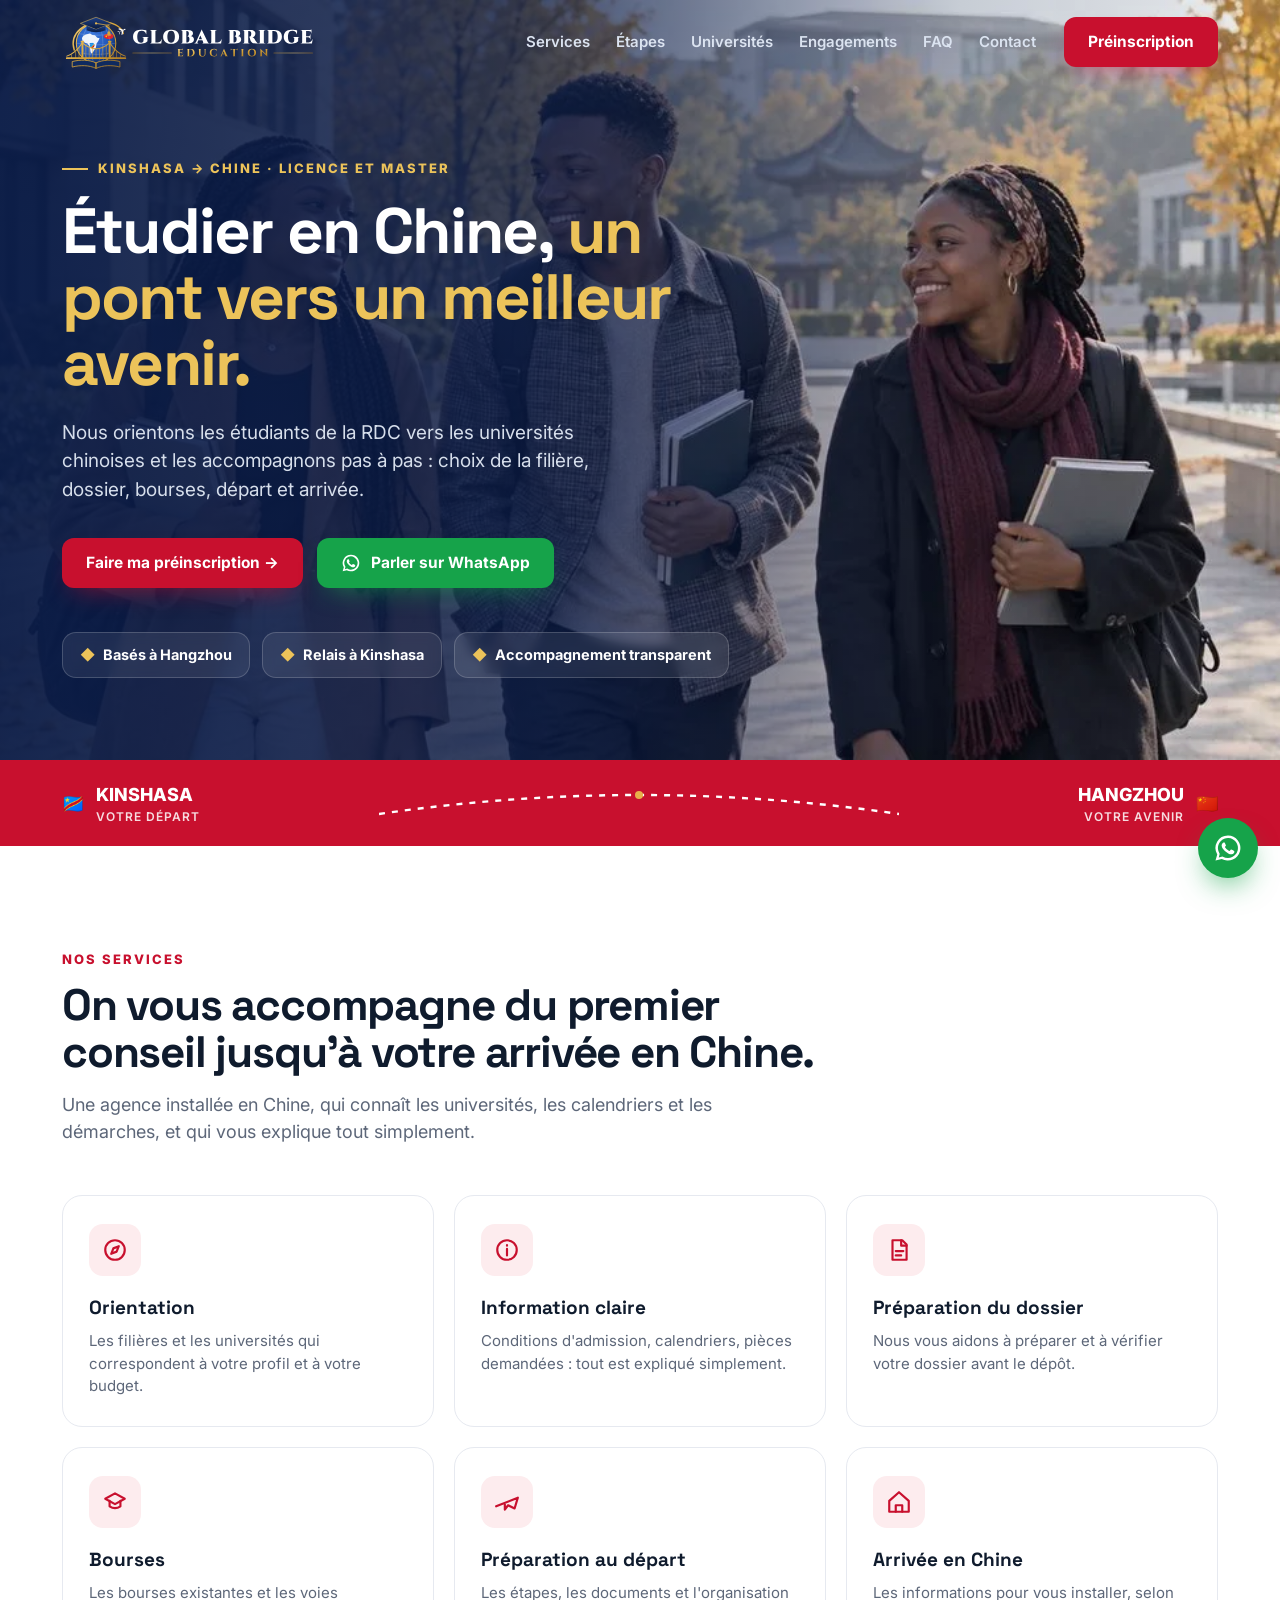
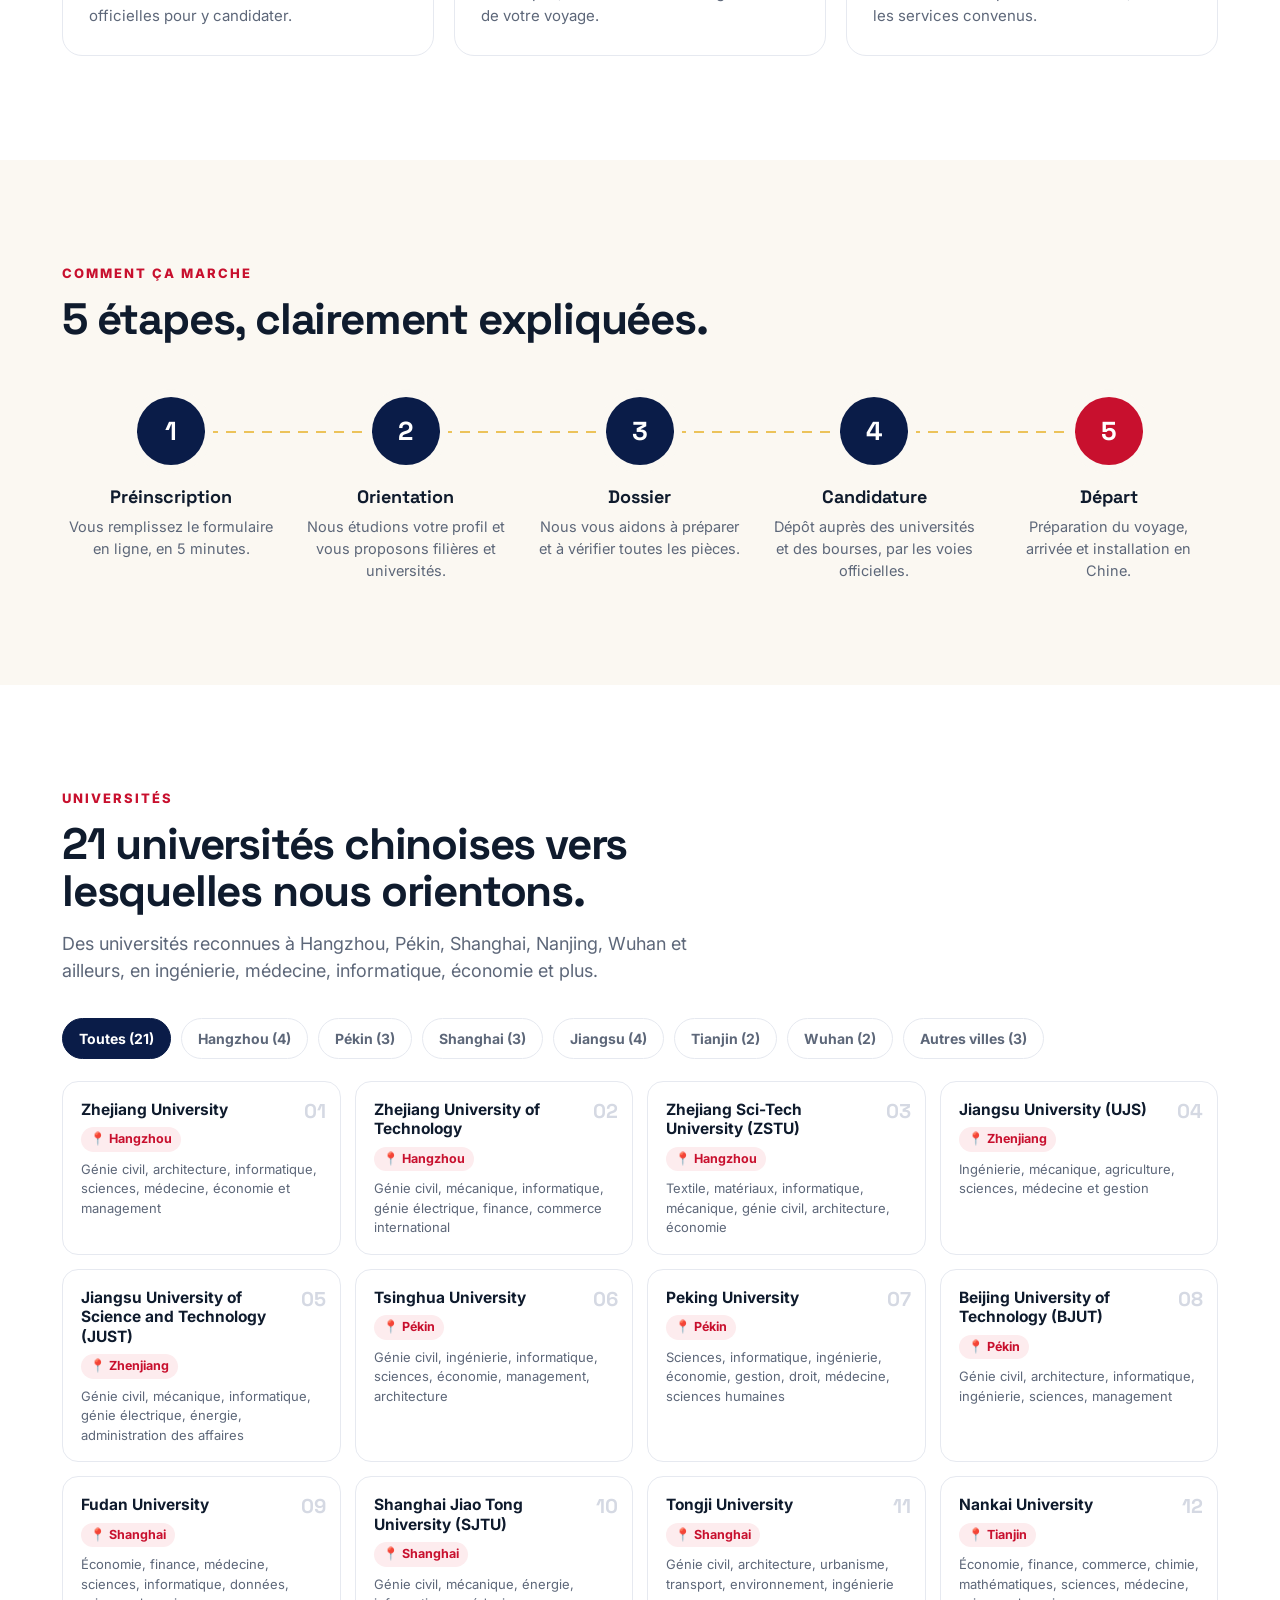
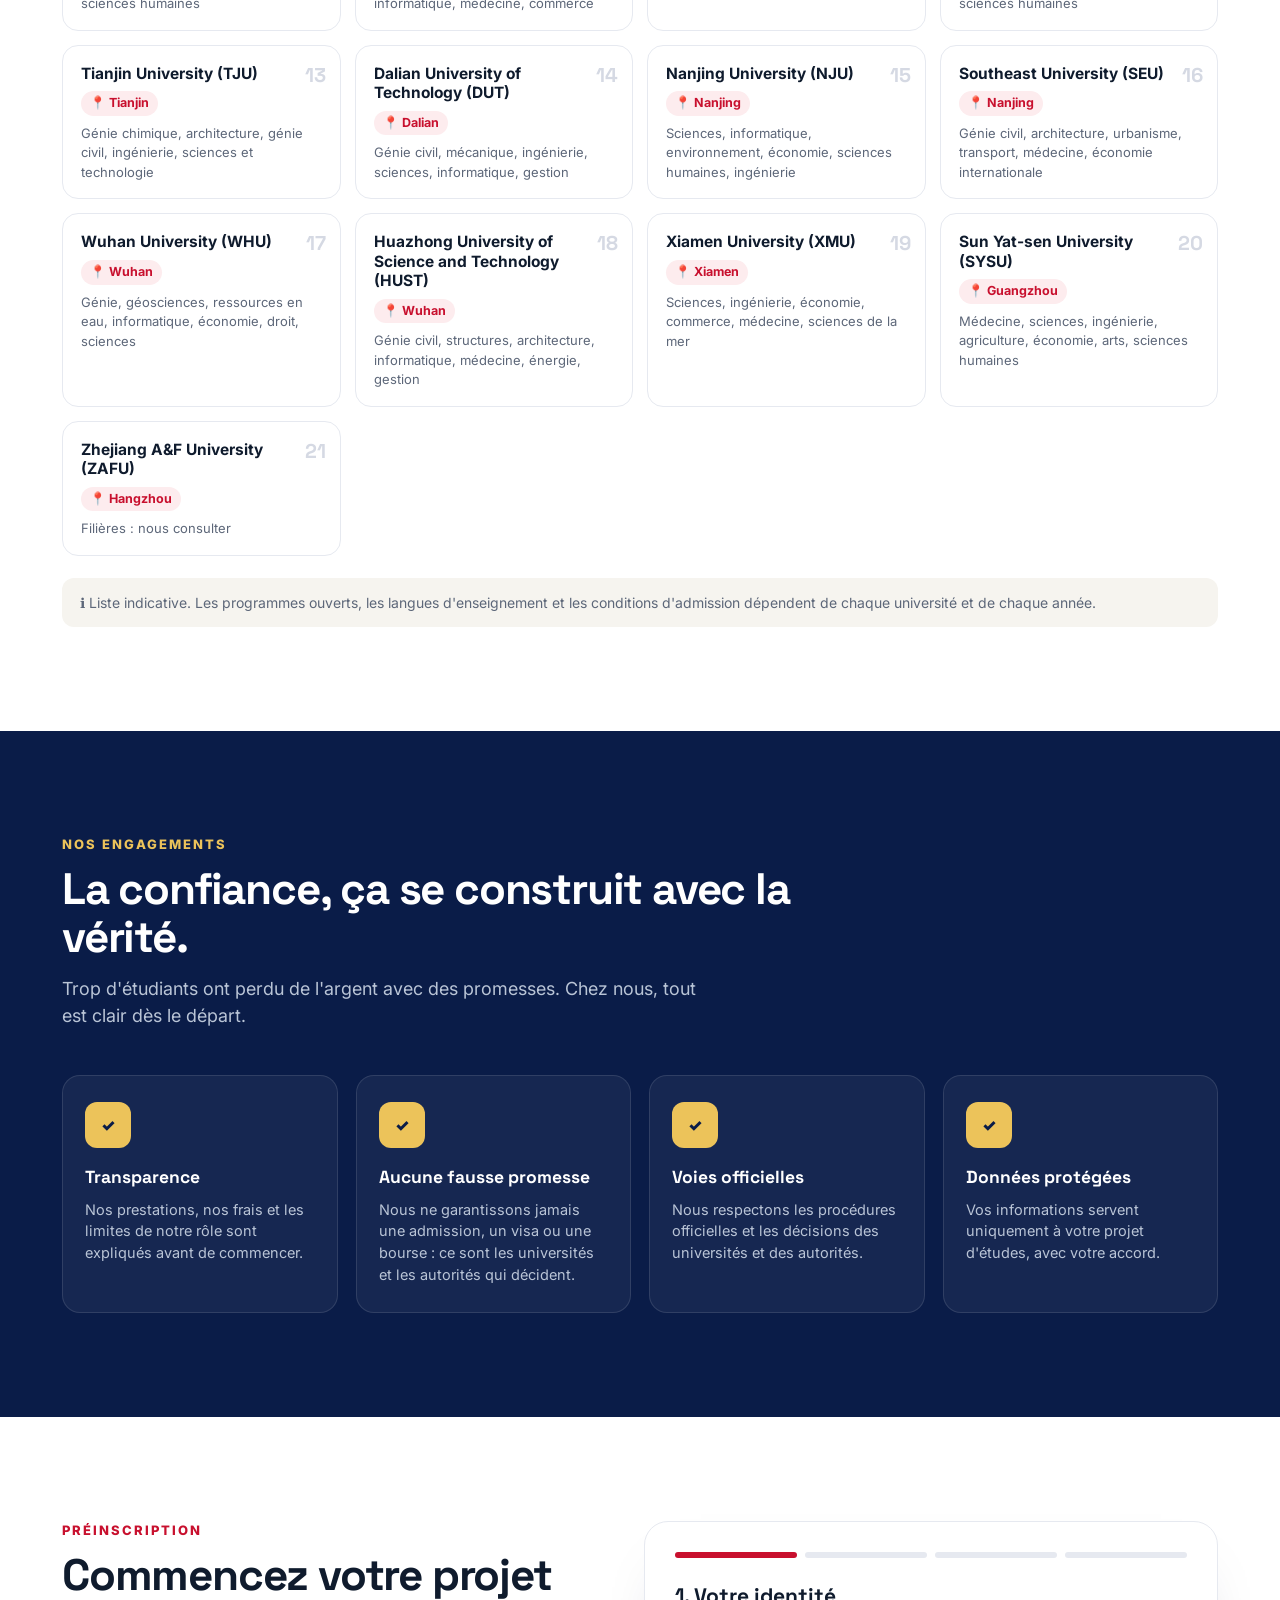
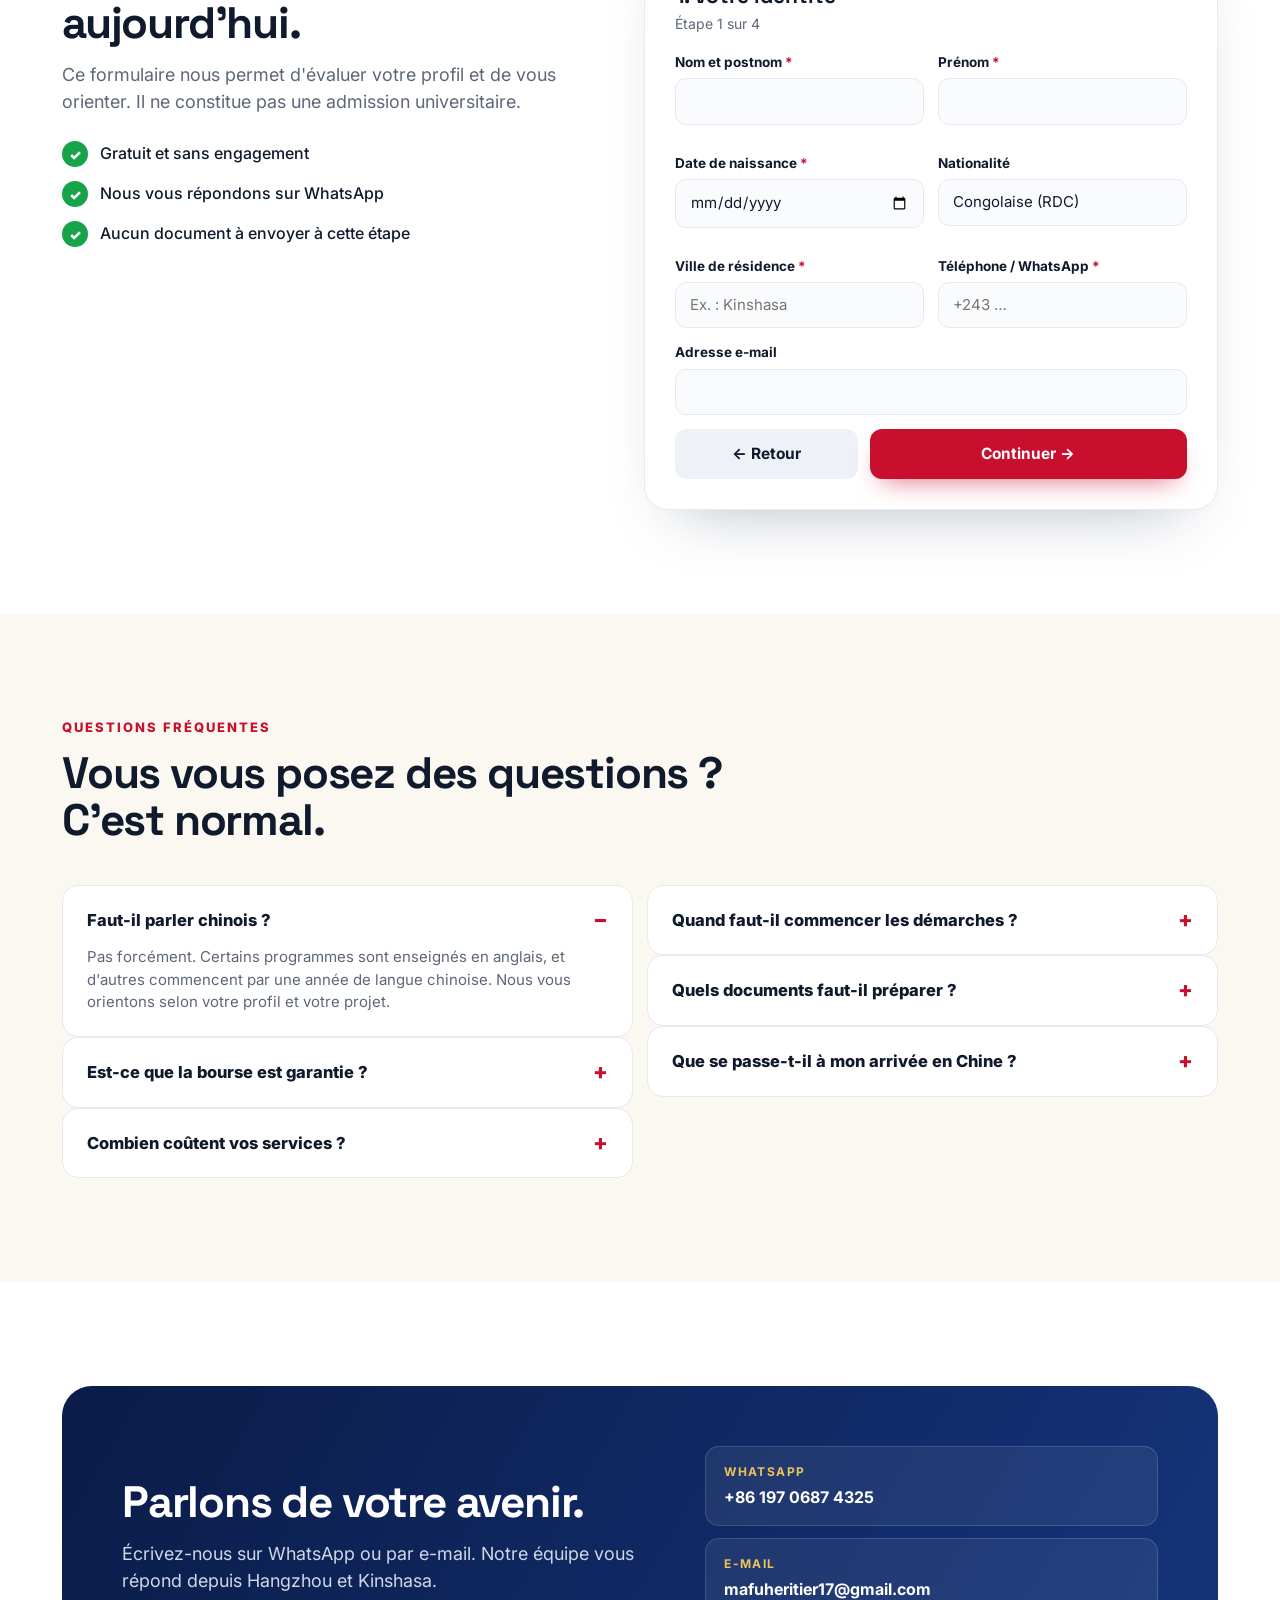
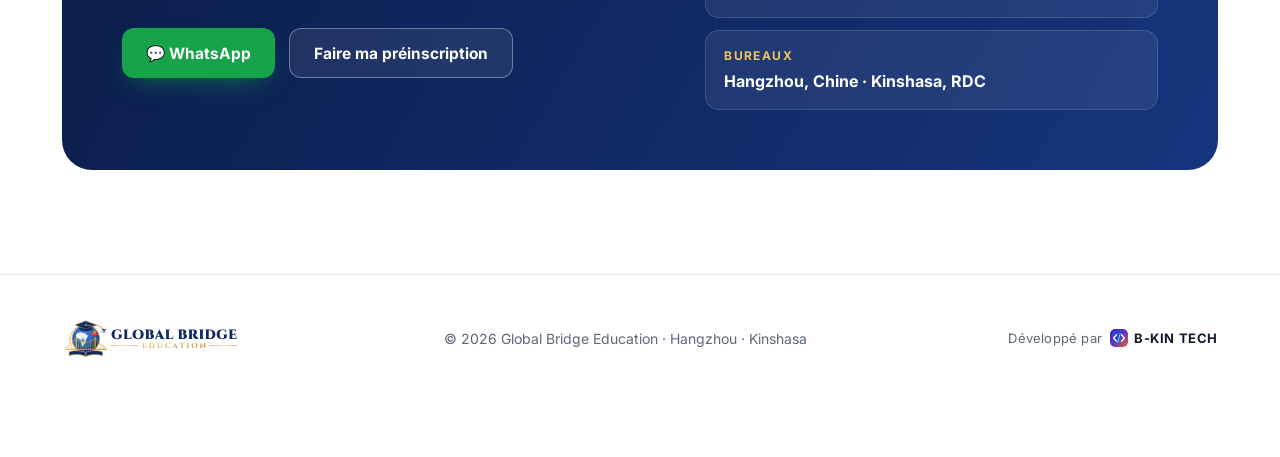
<file: global-bridge-education-site/index.html>
<!doctype html>
<html lang="fr">
<head>
<meta charset="utf-8">
<meta name="viewport" content="width=device-width,initial-scale=1">
<title>Global Bridge Education · Étudier en Chine depuis la RDC</title>
<meta name="description" content="Global Bridge Education oriente et accompagne les étudiants de la RDC qui veulent étudier en Chine : choix de la filière, dossier, bourses, départ et arrivée. Hangzhou · Kinshasa.">
<meta name="theme-color" content="#0a1c48">
<link rel="canonical" href="https://www.worldbridge-education.com/">
<meta property="og:url" content="https://www.worldbridge-education.com/">
<link rel="icon" href="assets/img/favicon.svg" type="image/svg+xml">
<link rel="apple-touch-icon" href="assets/img/icone-180.png">
<meta property="og:type" content="website">
<meta property="og:title" content="Global Bridge Education · Étudier en Chine, un pont vers un meilleur avenir">
<meta property="og:description" content="Orientation, dossier, bourses et départ : on accompagne les étudiants de la RDC vers les universités chinoises.">
<meta property="og:image" content="https://www.worldbridge-education.com/assets/img/og.jpg">
<meta property="og:locale" content="fr_FR">
<meta name="twitter:card" content="summary_large_image">
<link rel="preconnect" href="https://fonts.googleapis.com">
<link rel="preconnect" href="https://fonts.gstatic.com" crossorigin>
<link href="https://fonts.googleapis.com/css2?family=Cinzel:wght@700;900&family=Inter:wght@400;500;600;700;800&family=Space+Grotesk:wght@500;700&display=swap" rel="stylesheet">
<link rel="stylesheet" href="assets/css/style.css">
<script type="application/ld+json">
{"@context":"https://schema.org","@type":"EducationalOrganization","name":"Global Bridge Education","slogan":"Étudier en Chine, un pont vers un meilleur avenir","url":"https://www.worldbridge-education.com/","email":"mafuheritier17@gmail.com","telephone":"+8619706874325","founder":{"@type":"Person","name":"Mafu Mvuama Heritier"},"areaServed":"CD","address":[{"@type":"PostalAddress","addressLocality":"Hangzhou","addressCountry":"CN"},{"@type":"PostalAddress","addressLocality":"Kinshasa","addressCountry":"CD"}]}
</script>
</head>
<body>

<header class="nav" id="nav">
  <div class="wrap">
    <a class="logo" href="#top"><img src="assets/img/logo-horizontal-blanc.svg" alt="Global Bridge Education" class="logo__img"></a>
    <nav class="nav__links" aria-label="Menu principal">
      <a href="#services">Services</a><a href="#etapes">Étapes</a><a href="#universites">Universités</a><a href="#engagements">Engagements</a><a href="#faq">FAQ</a><a href="#contact">Contact</a>
    </nav>
    <a class="btn" href="#preinscription">Préinscription</a>
    <button class="nav__burger" id="burger" aria-label="Ouvrir le menu" aria-expanded="false" aria-controls="drawer"><svg viewBox="0 0 24 24" fill="none" stroke="#fff" stroke-width="2.4" stroke-linecap="round"><path d="M4 7h16M4 12h16M4 17h16"/></svg></button>
  </div>
</header>

<div class="drawer" id="drawer" role="dialog" aria-modal="true" aria-label="Menu">
  <div class="drawer__top"><span class="logo"><img src="assets/img/logo-horizontal-blanc.svg" alt="Global Bridge Education" class="logo__img"></span>
  <button class="nav__burger" style="display:flex" id="close" aria-label="Fermer le menu"><svg viewBox="0 0 24 24" fill="none" stroke="#fff" stroke-width="2.4" stroke-linecap="round"><path d="M6 6l12 12M18 6L6 18"/></svg></button></div>
  <nav aria-label="Menu mobile">
    <a href="#services">Services</a><a href="#etapes">Étapes</a><a href="#universites">Universités</a><a href="#engagements">Engagements</a><a href="#faq">FAQ</a><a href="#contact">Contact</a>
  </nav>
  <a class="btn" href="#preinscription">Faire ma préinscription</a>
  <a class="btn btn--wa js-wa" href="#" target="_blank" rel="noopener">Parler sur WhatsApp</a>
</div>

<main id="top">
<div class="hero">
  <picture><source srcset="assets/img/hero.webp" type="image/webp"><img src="assets/img/hero.jpg" alt="Étudiants congolais sur un campus universitaire en Chine" width="1024" height="576" fetchpriority="high"></picture>
  <div class="wrap">
    <p class="eyebrow">Kinshasa → Chine · Licence et Master</p>
    <h1>Étudier en Chine, <em>un pont vers un meilleur avenir.</em></h1>
    <p class="hero__lead">Nous orientons les étudiants de la RDC vers les universités chinoises et les accompagnons pas à pas : choix de la filière, dossier, bourses, départ et arrivée.</p>
    <div class="cta">
      <a class="btn" href="#preinscription">Faire ma préinscription →</a>
      <a class="btn btn--wa js-wa" href="#" target="_blank" rel="noopener"><svg viewBox="0 0 24 24" fill="#fff" aria-hidden="true"><use href="#i-wa"/></svg>Parler sur WhatsApp</a>
    </div>
    <ul class="facts"><li>Basés à Hangzhou</li><li>Relais à Kinshasa</li><li>Accompagnement transparent</li></ul>
  </div>
</div>

<div class="band" aria-hidden="true"><div class="wrap">
  <div class="band__city">🇨🇩<div>KINSHASA<small>VOTRE DÉPART</small></div></div>
  <svg viewBox="0 0 520 30" preserveAspectRatio="none"><path d="M0 26 Q260 -12 520 26" fill="none" stroke="#fff" stroke-width="2.4" stroke-dasharray="6 7"/><circle cx="260" cy="7" r="4" fill="#e8b04a"/></svg>
  <div class="band__city" style="text-align:right"><div>HANGZHOU<small>VOTRE AVENIR</small></div>🇨🇳</div>
</div></div>

<section id="services"><div class="wrap">
  <p class="kicker">Nos services</p>
  <h2 class="h2 reveal">On vous accompagne du premier conseil jusqu'à votre arrivée en Chine.</h2>
  <p class="sub">Une agence installée en Chine, qui connaît les universités, les calendriers et les démarches, et qui vous explique tout simplement.</p>
  <div class="grid3" id="services-list"></div>
</div></section>

<section class="steps" id="etapes"><div class="wrap">
  <p class="kicker">Comment ça marche</p>
  <h2 class="h2 reveal">5 étapes, clairement expliquées.</h2>
  <ol class="steps__list">
    <li class="step"><h3>Préinscription</h3><p>Vous remplissez le formulaire en ligne, en 5 minutes.</p></li>
    <li class="step"><h3>Orientation</h3><p>Nous étudions votre profil et vous proposons filières et universités.</p></li>
    <li class="step"><h3>Dossier</h3><p>Nous vous aidons à préparer et à vérifier toutes les pièces.</p></li>
    <li class="step"><h3>Candidature</h3><p>Dépôt auprès des universités et des bourses, par les voies officielles.</p></li>
    <li class="step"><h3>Départ</h3><p>Préparation du voyage, arrivée et installation en Chine.</p></li>
  </ol>
</div></section>

<section id="universites"><div class="wrap">
  <p class="kicker">Universités</p>
  <h2 class="h2 reveal">21 universités chinoises vers lesquelles nous orientons.</h2>
  <p class="sub">Des universités reconnues à Hangzhou, Pékin, Shanghai, Nanjing, Wuhan et ailleurs, en ingénierie, médecine, informatique, économie et plus.</p>
  <div class="filters" id="filters" role="group" aria-label="Filtrer par ville"></div>
  <ul class="unis" id="unis-list" aria-live="polite"></ul>
  <p class="note">ℹ️ Liste indicative. Les programmes ouverts, les langues d'enseignement et les conditions d'admission dépendent de chaque université et de chaque année.</p>
</div></section>

<section class="commit" id="engagements"><div class="wrap">
  <p class="kicker">Nos engagements</p>
  <h2 class="h2 reveal" style="color:#fff">La confiance, ça se construit avec la vérité.</h2>
  <p class="sub">Trop d'étudiants ont perdu de l'argent avec des promesses. Chez nous, tout est clair dès le départ.</p>
  <div class="grid4">
    <div class="pledge"><span class="pledge__ic">✓</span><h3>Transparence</h3><p>Nos prestations, nos frais et les limites de notre rôle sont expliqués avant de commencer.</p></div>
    <div class="pledge"><span class="pledge__ic">✓</span><h3>Aucune fausse promesse</h3><p>Nous ne garantissons jamais une admission, un visa ou une bourse : ce sont les universités et les autorités qui décident.</p></div>
    <div class="pledge"><span class="pledge__ic">✓</span><h3>Voies officielles</h3><p>Nous respectons les procédures officielles et les décisions des universités et des autorités.</p></div>
    <div class="pledge"><span class="pledge__ic">✓</span><h3>Données protégées</h3><p>Vos informations servent uniquement à votre projet d'études, avec votre accord.</p></div>
  </div>
</div></section>

<section class="pre" id="preinscription"><div class="wrap">
  <div>
    <p class="kicker">Préinscription</p>
    <h2 class="h2 reveal">Commencez votre projet aujourd'hui.</h2>
    <p class="sub">Ce formulaire nous permet d'évaluer votre profil et de vous orienter. Il ne constitue pas une admission universitaire.</p>
    <ul class="checks"><li>Gratuit et sans engagement</li><li>Nous vous répondons sur WhatsApp</li><li>Aucun document à envoyer à cette étape</li></ul>
  </div>

  <form class="form" id="form" novalidate>
    <div class="form__prog" aria-hidden="true"><span class="is-done"></span><span></span><span></span><span></span></div>

    <fieldset class="form__step is-active" data-step="1">
      <legend>1. Votre identité</legend><p class="form__hint">Étape 1 sur 4</p>
      <div class="f2">
        <div class="field"><label for="nom">Nom et postnom <span>*</span></label><input id="nom" name="Nom et postnom" required autocomplete="family-name"><p class="err">Champ obligatoire</p></div>
        <div class="field"><label for="prenom">Prénom <span>*</span></label><input id="prenom" name="Prénom" required autocomplete="given-name"><p class="err">Champ obligatoire</p></div>
        <div class="field"><label for="naissance">Date de naissance <span>*</span></label><input id="naissance" name="Date de naissance" type="date" required><p class="err">Champ obligatoire</p></div>
        <div class="field"><label for="nationalite">Nationalité</label><input id="nationalite" name="Nationalité" value="Congolaise (RDC)"></div>
        <div class="field"><label for="ville">Ville de résidence <span>*</span></label><input id="ville" name="Ville de résidence" required placeholder="Ex. : Kinshasa"><p class="err">Champ obligatoire</p></div>
        <div class="field"><label for="tel">Téléphone / WhatsApp <span>*</span></label><input id="tel" name="Téléphone / WhatsApp" type="tel" required placeholder="+243 …" autocomplete="tel"><p class="err">Numéro obligatoire</p></div>
      </div>
      <div class="field"><label for="email">Adresse e-mail</label><input id="email" name="E-mail" type="email" autocomplete="email"><p class="err">Adresse e-mail invalide</p></div>
    </fieldset>

    <fieldset class="form__step" data-step="2">
      <legend>2. Votre parcours</legend><p class="form__hint">Étape 2 sur 4</p>
      <div class="f2">
        <div class="field"><label for="diplome">Dernier diplôme obtenu <span>*</span></label><input id="diplome" name="Dernier diplôme" required placeholder="Ex. : Diplôme d'État"><p class="err">Champ obligatoire</p></div>
        <div class="field"><label for="annee">Année d'obtention</label><input id="annee" name="Année d'obtention" inputmode="numeric" placeholder="Ex. : 2025"></div>
      </div>
      <div class="field"><label for="etab">Établissement fréquenté</label><input id="etab" name="Établissement"></div>
      <div class="field"><label for="domaine">Domaine / filière souhaité(e) <span>*</span></label><input id="domaine" name="Domaine souhaité" required placeholder="Ex. : génie civil, informatique, médecine…"><p class="err">Champ obligatoire</p></div>
      <div class="field"><span class="lab">Niveau demandé <span style="color:var(--red)">*</span></span>
        <div class="chips"><label><input type="radio" name="Niveau" value="Licence (Bachelor)" required checked><span>Licence (Bachelor)</span></label><label><input type="radio" name="Niveau" value="Master"><span>Master</span></label></div></div>
      <div class="field"><label for="moyenne">Moyenne / résultats (si disponibles)</label><input id="moyenne" name="Moyenne"></div>
    </fieldset>

    <fieldset class="form__step" data-step="3">
      <legend>3. Votre projet</legend><p class="form__hint">Étape 3 sur 4</p>
      <div class="field"><label for="pourquoi">Pourquoi souhaitez-vous étudier en Chine ?</label><textarea id="pourquoi" name="Pourquoi la Chine"></textarea></div>
      <div class="field"><label for="univ">Ville ou université souhaitée (si connue)</label><input id="univ" name="Ville ou université souhaitée"></div>
      <div class="field"><span class="lab">Langue du programme</span>
        <div class="chips"><label><input type="radio" name="Langue" value="Français"><span>Français</span></label><label><input type="radio" name="Langue" value="Anglais"><span>Anglais</span></label><label><input type="radio" name="Langue" value="Chinois"><span>Chinois</span></label><label><input type="radio" name="Langue" value="À discuter" checked><span>À discuter</span></label></div></div>
      <div class="f2">
        <div class="field"><span class="lab">Passeport valide ?</span><div class="chips"><label><input type="radio" name="Passeport valide" value="Oui"><span>Oui</span></label><label><input type="radio" name="Passeport valide" value="Non" checked><span>Non</span></label></div></div>
        <div class="field"><span class="lab">Informé(e) des bourses ?</span><div class="chips"><label><input type="radio" name="Infos bourses" value="Oui" checked><span>Oui</span></label><label><input type="radio" name="Infos bourses" value="Non"><span>Non</span></label></div></div>
      </div>
    </fieldset>

    <fieldset class="form__step" data-step="4">
      <legend>4. Financement et calendrier</legend><p class="form__hint">Étape 4 sur 4</p>
      <div class="field"><span class="lab">Mode de financement envisagé</span>
        <div class="chips"><label><input type="radio" name="Financement" value="Personnel / familial"><span>Personnel / familial</span></label><label><input type="radio" name="Financement" value="Bourse"><span>Bourse</span></label><label><input type="radio" name="Financement" value="À déterminer" checked><span>À déterminer</span></label></div></div>
      <div class="f2">
        <div class="field"><label for="budget">Budget annuel estimatif</label><input id="budget" name="Budget annuel" placeholder="Ex. : 3 000 $"></div>
        <div class="field"><label for="periode">Période d'entrée souhaitée</label><input id="periode" name="Période d'entrée" placeholder="Ex. : septembre 2027"></div>
      </div>
      <div class="field"><label for="contact2">Personne de contact (facultatif)</label><input id="contact2" name="Personne de contact"></div>
      <label class="consent"><input type="checkbox" id="consent" required> <span>J'autorise Global Bridge Education à utiliser les informations fournies uniquement pour l'évaluation de mon projet d'études et les démarches que j'aurai expressément acceptées.</span></label>
      <p class="err" id="consent-err" style="display:none;color:var(--red);font-size:13px;font-weight:600;margin:-8px 0 12px">Merci de cocher le consentement pour continuer.</p>
    </fieldset>

    <div class="form__nav" id="form-nav">
      <button type="button" class="btn btn--light" id="prev" hidden>← Retour</button>
      <button type="button" class="btn btn--next" id="next">Continuer →</button>
    </div>

    <div class="form__done" id="done" hidden>
      <div class="ok">✓</div>
      <h3>Merci, votre préinscription est prête !</h3>
      <p>WhatsApp s'ouvre avec votre fiche complète : il vous suffit d'appuyer sur « Envoyer ». Si rien ne s'ouvre, utilisez le bouton ci-dessous.</p>
      <a class="btn btn--wa" id="done-wa" href="#" target="_blank" rel="noopener">Envoyer sur WhatsApp</a>
    </div>
  </form>
</div></section>

<section class="faq" id="faq"><div class="wrap">
  <p class="kicker">Questions fréquentes</p>
  <h2 class="h2 reveal">Vous vous posez des questions ? C'est normal.</h2>
  <div class="faq__list">
    <div>
      <details open><summary>Faut-il parler chinois ?</summary><p>Pas forcément. Certains programmes sont enseignés en anglais, et d'autres commencent par une année de langue chinoise. Nous vous orientons selon votre profil et votre projet.</p></details>
      <details><summary>Est-ce que la bourse est garantie ?</summary><p>Non. Les bourses sont attribuées par les universités et les autorités compétentes. Nous vous informons sur les bourses existantes et les voies officielles, et nous vous aidons à préparer un dossier solide.</p></details>
      <details><summary>Combien coûtent vos services ?</summary><p>La préinscription est gratuite. Le prix de nos prestations dépend des services que vous choisissez : il vous est communiqué clairement, avant tout engagement.</p></details>
    </div>
    <div>
      <details><summary>Quand faut-il commencer les démarches ?</summary><p>Le plus tôt possible : plusieurs mois avant la rentrée. Les calendriers changent selon les universités et les programmes, nous vous donnons les dates exactes après l'orientation.</p></details>
      <details><summary>Quels documents faut-il préparer ?</summary><p>En général : passeport, diplômes et relevés de notes, photos, CV et lettre de motivation, plus les autres pièces demandées par l'université. Inutile de les envoyer avec la préinscription.</p></details>
      <details><summary>Que se passe-t-il à mon arrivée en Chine ?</summary><p>Selon les services convenus, nous vous donnons les informations pour l'arrivée et l'installation : accueil, logement, premières démarches sur place.</p></details>
    </div>
  </div>
</div></section>

<section id="contact"><div class="wrap"><div class="contact__box">
  <div>
    <h2 class="h2">Parlons de votre avenir.</h2>
    <p>Écrivez-nous sur WhatsApp ou par e-mail. Notre équipe vous répond depuis Hangzhou et Kinshasa.</p>
    <div class="cta"><a class="btn btn--wa js-wa" href="#" target="_blank" rel="noopener">💬 WhatsApp</a><a class="btn btn--ghost" href="#preinscription">Faire ma préinscription</a></div>
  </div>
  <ul class="contact__list">
    <li><a class="js-wa" href="#" target="_blank" rel="noopener"><small>WHATSAPP</small><span class="js-wa-label"></span></a></li>
    <li><a class="js-mail" href="#"><small>E-MAIL</small><span class="js-mail-label"></span></a></li>
    <li><div><small>BUREAUX</small>Hangzhou, Chine · Kinshasa, RDC</div></li>
  </ul>
</div></div></section>
</main>

<footer><div class="wrap"><img src="assets/img/logo-horizontal.svg" alt="Global Bridge Education" style="height:46px;width:auto"><span>© <span id="year">2026</span> Global Bridge Education · Hangzhou · Kinshasa</span><span class="dev">Développé par <img src="assets/img/bkin-tech.svg" alt="" width="18" height="18"><b>B-KIN TECH</b></span></div></footer>

<a class="wa-fab js-wa" href="#" target="_blank" rel="noopener" aria-label="Nous écrire sur WhatsApp"><svg viewBox="0 0 24 24" fill="#fff"><use href="#i-wa"/></svg></a>

<svg width="0" height="0" style="position:absolute" aria-hidden="true"><symbol id="i-wa" viewBox="0 0 24 24"><path d="M12 2a10 10 0 0 0-8.6 15.1L2 22l5-1.3A10 10 0 1 0 12 2zm0 18a8 8 0 0 1-4.1-1.1l-.3-.2-3 .8.8-2.9-.2-.3A8 8 0 1 1 12 20zm4.4-6c-.2-.1-1.4-.7-1.7-.8-.2-.1-.4-.1-.5.1l-.8.9c-.1.2-.3.2-.5.1a6.6 6.6 0 0 1-3.3-2.9c-.2-.4.2-.4.7-1.2.1-.2 0-.3 0-.4l-.8-1.8c-.2-.5-.4-.4-.5-.4h-.5a.9.9 0 0 0-.7.3 2.8 2.8 0 0 0-.9 2.1 4.9 4.9 0 0 0 1 2.6 11.2 11.2 0 0 0 4.3 3.8c1.6.7 2.2.7 3 .6a2.6 2.6 0 0 0 1.7-1.2 2.1 2.1 0 0 0 .2-1.2c-.1-.1-.3-.2-.5-.3z"/></symbol></svg>

<script src="assets/js/main.js" defer></script>
</body>
</html>
</file>
<file: global-bridge-education-site/assets/css/style.css>
/* Global Bridge Education — réalisé par B-KIN TECH */
:root{
  --navy:#0a1c48;--navy2:#16357d;--red:#c8102e;--red-soft:#fdecee;--gold:#ecc35a;--gold-d:#c8961f;
  --ink:#0f1b2d;--mut:#5d6779;--line:#e6e9f0;--soft:#f6f4ef;--cream:#fbf8f2;--green:#16a34a;
  --radius:20px;--shadow:0 30px 60px -36px rgba(10,28,72,.35);
}
*{box-sizing:border-box;margin:0;padding:0}
html{scroll-behavior:smooth;scroll-padding-top:90px}
body{font-family:"Inter",system-ui,-apple-system,"Segoe UI",sans-serif;color:var(--ink);background:#fff;-webkit-font-smoothing:antialiased;line-height:1.5}
img{max-width:100%;display:block}
a{color:inherit;text-decoration:none}
button{font:inherit;cursor:pointer;border:0;background:none;color:inherit}
.wrap{max-width:1220px;margin:0 auto;padding:0 32px}
.sr-only{position:absolute;width:1px;height:1px;overflow:hidden;clip:rect(0 0 0 0)}
h1,h2,h3,h4,.display{font-family:"Space Grotesk","Inter",sans-serif}
:focus-visible{outline:3px solid var(--gold);outline-offset:3px;border-radius:6px}

/* Boutons */
.btn{display:inline-flex;align-items:center;justify-content:center;gap:10px;min-height:50px;padding:0 24px;border-radius:12px;font-weight:700;font-size:15.5px;background:var(--red);color:#fff;box-shadow:0 12px 26px -12px rgba(200,16,46,.65);white-space:nowrap;transition:transform .15s,box-shadow .15s,background .15s}
.btn:hover{transform:translateY(-1px);box-shadow:0 16px 30px -12px rgba(200,16,46,.75)}
.btn--wa{background:var(--green);box-shadow:0 12px 26px -12px rgba(22,163,74,.65)}
.btn--wa:hover{box-shadow:0 16px 30px -12px rgba(22,163,74,.75)}
.btn--ghost{background:rgba(255,255,255,.08);border:1.5px solid rgba(255,255,255,.35);box-shadow:none}
.btn--light{background:#eef1f6;color:var(--ink);box-shadow:none}
.btn svg{width:20px;height:20px;flex:none}

/* Navigation */
.nav{position:fixed;inset:0 0 auto;z-index:50;color:#fff;transition:background .25s,box-shadow .25s}
.nav.is-solid{background:rgba(10,28,72,.96);backdrop-filter:blur(10px);box-shadow:0 10px 30px -20px #000}
.nav .wrap{display:flex;align-items:center;height:84px;gap:28px}
.logo{display:flex;align-items:center;gap:12px}
.logo__img{height:66px;width:auto;display:block}
.logo b{display:block;font-family:"Cinzel",serif;font-weight:900;font-size:18px;letter-spacing:.5px;line-height:1.05}
.logo small{display:block;font-family:"Cinzel",serif;font-size:10.5px;letter-spacing:4px;color:var(--gold);font-weight:700;margin-top:2px}
.nav__links{display:flex;gap:26px;margin-left:auto;font-weight:600;font-size:15px;color:#dbe3f0}
.nav__links a:hover{color:#fff}
.nav__burger{display:none;margin-left:auto;width:46px;height:46px;border-radius:12px;background:rgba(255,255,255,.12);align-items:center;justify-content:center}
.nav__burger svg{width:24px;height:24px}
.drawer{position:fixed;inset:0;z-index:60;background:var(--navy);color:#fff;padding:24px;display:none;flex-direction:column}
.drawer.is-open{display:flex}
.drawer__top{display:flex;justify-content:space-between;align-items:center}
.drawer nav{display:flex;flex-direction:column;gap:6px;margin:34px 0}
.drawer nav a{font-family:"Space Grotesk";font-size:28px;font-weight:700;padding:10px 0;border-bottom:1px solid rgba(255,255,255,.1)}
.drawer .btn{margin-top:10px}

/* Hero */
.hero{position:relative;min-height:760px;color:#fff;display:flex;align-items:center;overflow:hidden;background:var(--navy)}
.hero picture,.hero picture img{position:absolute;inset:0;width:100%;height:100%;object-fit:cover;object-position:62% 40%}
.hero:after{content:"";position:absolute;inset:0;background:linear-gradient(90deg,rgba(10,28,72,.95) 0%,rgba(10,28,72,.8) 40%,rgba(10,28,72,.2) 75%,rgba(10,28,72,.05) 100%)}
.hero .wrap{position:relative;z-index:2;width:100%;padding-top:70px}
.eyebrow{display:inline-flex;align-items:center;gap:10px;font-size:13px;font-weight:800;letter-spacing:2px;color:var(--gold);text-transform:uppercase}
.eyebrow:before{content:"";width:26px;height:2px;background:currentColor}
.hero h1{font-size:64px;line-height:1.03;letter-spacing:-1.8px;margin:20px 0 22px;max-width:640px}
.hero h1 em{font-style:normal;color:var(--gold)}
.hero__lead{font-size:19px;color:#d6deeb;max-width:560px}
.cta{display:flex;gap:14px;margin-top:34px;flex-wrap:wrap}
.facts{display:flex;gap:12px;margin-top:44px;flex-wrap:wrap;list-style:none}
.facts li{background:rgba(255,255,255,.08);border:1px solid rgba(255,255,255,.18);border-radius:14px;padding:11px 17px;font-weight:700;font-size:14.5px;backdrop-filter:blur(6px)}
.facts li:before{content:"◆";color:var(--gold);margin-right:8px}

/* Bande Kinshasa – Hangzhou */
.band{background:var(--red);color:#fff}
.band .wrap{display:flex;align-items:center;justify-content:space-between;min-height:86px;font-weight:800;font-size:18px;gap:20px}
.band__city{display:flex;align-items:center;gap:12px}
.band__city small{display:block;font-size:12px;font-weight:600;opacity:.85;letter-spacing:1px}
.band svg{flex:1;height:30px;max-width:520px}

/* Sections */
section{padding:104px 0}
.kicker{font-size:13px;font-weight:800;letter-spacing:2px;color:var(--red);text-transform:uppercase}
.h2{font-size:44px;line-height:1.08;letter-spacing:-1.2px;margin:12px 0 14px;max-width:760px}
.sub{font-size:18px;color:var(--mut);max-width:660px}

.grid3{display:grid;grid-template-columns:repeat(3,1fr);gap:20px;margin-top:50px}
.card{border:1px solid var(--line);border-radius:var(--radius);padding:28px 26px;background:#fff;transition:transform .2s,box-shadow .2s}
.card:hover{transform:translateY(-3px);box-shadow:var(--shadow)}
.card__ic{width:52px;height:52px;border-radius:14px;background:var(--red-soft);display:flex;align-items:center;justify-content:center;margin-bottom:18px}
.card__ic svg{width:26px;height:26px}
.card h3{font-size:19px;margin-bottom:8px}
.card p{font-size:15px;color:var(--mut)}

/* Étapes */
.steps{background:var(--cream)}
.steps__list{display:grid;grid-template-columns:repeat(5,1fr);gap:16px;margin-top:54px;position:relative;list-style:none;counter-reset:s}
.steps__list:before{content:"";position:absolute;left:8%;right:8%;top:34px;height:2px;background:repeating-linear-gradient(90deg,var(--gold) 0 10px,transparent 10px 18px)}
.step{text-align:center;position:relative;counter-increment:s}
.step:before{content:counter(s);display:flex;width:68px;height:68px;margin:0 auto 18px;border-radius:50%;background:var(--navy);color:#fff;font-family:"Space Grotesk";font-weight:700;font-size:26px;align-items:center;justify-content:center;box-shadow:0 0 0 8px var(--cream)}
.step:last-child:before{background:var(--red)}
.step h3{font-size:18px;margin-bottom:6px}
.step p{font-size:14.5px;color:var(--mut);padding:0 6px}

/* Universités */
.filters{display:flex;gap:10px;flex-wrap:wrap;margin-top:34px}
.filters button{padding:9px 16px;border-radius:99px;border:1.5px solid var(--line);font-weight:700;font-size:14px;color:var(--mut);transition:.15s}
.filters button:hover{border-color:var(--navy);color:var(--navy)}
.filters button[aria-pressed="true"]{background:var(--navy);border-color:var(--navy);color:#fff}
.unis{display:grid;grid-template-columns:repeat(4,1fr);gap:14px;margin-top:22px;list-style:none}
.uni{border:1px solid var(--line);border-radius:16px;padding:18px 18px 16px;position:relative;background:#fff}
.uni__n{position:absolute;right:14px;top:14px;font-family:"Space Grotesk";font-weight:700;color:#d5d9e3;font-size:20px}
.uni h3{font-size:15.5px;line-height:1.25;padding-right:30px;font-family:"Inter"}
.uni__city{display:inline-flex;align-items:center;gap:5px;margin:8px 0;font-size:12.5px;font-weight:700;color:var(--red);background:var(--red-soft);padding:3px 9px;border-radius:99px}
.uni p{font-size:13px;color:var(--mut)}
.note{margin-top:22px;font-size:14px;color:var(--mut);background:var(--soft);border-radius:12px;padding:14px 18px}

/* Engagements */
.commit{background:var(--navy);color:#fff}
.commit .kicker{color:var(--gold)}
.commit .sub{color:#b9c4d6}
.grid4{display:grid;grid-template-columns:repeat(4,1fr);gap:18px;margin-top:46px}
.pledge{border-radius:18px;background:rgba(255,255,255,.05);border:1px solid rgba(255,255,255,.11);padding:26px 22px}
.pledge__ic{display:flex;width:46px;height:46px;border-radius:12px;background:var(--gold);color:var(--navy);align-items:center;justify-content:center;margin-bottom:16px;font-weight:900}
.pledge h3{font-size:17.5px;margin-bottom:8px}
.pledge p{font-size:14.5px;color:#b9c4d6}

/* Préinscription */
.pre .wrap{display:grid;grid-template-columns:1fr 1.1fr;gap:60px;align-items:start}
.checks{margin-top:26px;display:grid;gap:14px;list-style:none}
.checks li{display:flex;gap:12px;font-size:16px;font-weight:500}
.checks li:before{content:"✓";flex:none;width:26px;height:26px;border-radius:50%;background:var(--green);color:#fff;font-weight:900;font-size:14px;display:flex;align-items:center;justify-content:center}
.form{border:1px solid var(--line);border-radius:24px;padding:30px;box-shadow:var(--shadow);background:#fff}
.form__prog{display:flex;gap:8px;margin-bottom:22px}
.form__prog span{flex:1;height:6px;border-radius:9px;background:var(--line);transition:background .3s}
.form__prog span.is-done{background:var(--red)}
.form__step{display:none;border:0}
.form__step.is-active{display:block;animation:fade .3s}
@keyframes fade{from{opacity:0;transform:translateY(6px)}to{opacity:1}}
.form legend{font-family:"Space Grotesk";font-size:21px;font-weight:700;margin-bottom:2px}
.form__hint{font-size:14px;color:var(--mut);margin-bottom:18px}
.f2{display:grid;grid-template-columns:1fr 1fr;gap:14px}
.field{margin-bottom:14px}
.field label,.field .lab{display:block;font-size:13.5px;font-weight:700;margin-bottom:6px}
.field label span{color:var(--red)}
.field input,.field select,.field textarea{width:100%;min-height:46px;border:1.5px solid var(--line);border-radius:11px;padding:11px 14px;font:inherit;font-size:15px;background:#fafbfd;color:var(--ink);transition:border .15s}
.field textarea{min-height:84px;resize:vertical}
.field input:focus,.field select:focus,.field textarea:focus{outline:none;border-color:var(--navy);background:#fff}
.field.has-error input,.field.has-error select{border-color:var(--red);background:var(--red-soft)}
.field .err{display:none;color:var(--red);font-size:12.5px;font-weight:600;margin-top:5px}
.field.has-error .err{display:block}
.chips{display:flex;gap:8px;flex-wrap:wrap}
.chips label{flex:1;min-width:110px;margin:0;cursor:pointer}
.chips input{position:absolute;opacity:0;pointer-events:none}
.chips span{display:flex;min-height:46px;border-radius:11px;border:1.5px solid var(--line);align-items:center;justify-content:center;font-weight:700;font-size:14.5px;padding:0 10px;text-align:center;transition:.15s}
.chips input:checked+span{border-color:var(--red);background:var(--red-soft);color:var(--red)}
.chips input:focus-visible+span{outline:3px solid var(--gold)}
.consent{display:flex;gap:10px;font-size:13px;color:var(--mut);margin:14px 0 18px;cursor:pointer;align-items:flex-start}
.consent input{margin-top:2px;width:18px;height:18px;accent-color:var(--red);flex:none}
.form__nav{display:flex;gap:12px}
.form__nav .btn{flex:1}
.form__nav .btn--next{flex:2}
.form__done{text-align:center;padding:20px 0}
.form__done .ok{width:74px;height:74px;border-radius:50%;background:var(--green);color:#fff;font-size:36px;display:flex;align-items:center;justify-content:center;margin:0 auto 16px}
.form__done h3{font-size:24px;margin-bottom:8px}
.form__done p{color:var(--mut);margin-bottom:20px}

/* FAQ */
.faq{background:var(--cream)}
.faq__list{margin-top:40px;display:grid;grid-template-columns:1fr 1fr;gap:14px;align-items:start}
.faq details{background:#fff;border-radius:16px;border:1px solid var(--line);padding:0 24px}
.faq summary{list-style:none;cursor:pointer;font-weight:800;font-size:16.5px;display:flex;justify-content:space-between;gap:14px;padding:22px 0}
.faq summary::-webkit-details-marker{display:none}
.faq summary:after{content:"+";color:var(--red);font-size:22px;line-height:1}
.faq details[open] summary:after{content:"−"}
.faq details p{font-size:15px;color:var(--mut);padding-bottom:22px;margin-top:-8px}

/* Contact */
.contact__box{background:linear-gradient(120deg,var(--navy),var(--navy2));color:#fff;border-radius:30px;padding:60px;display:grid;grid-template-columns:1.2fr 1fr;gap:40px;align-items:center}
.contact__box .h2{color:#fff;margin-top:0}
.contact__box p{color:#cfd8e6;font-size:18px}
.contact__list{display:grid;gap:12px;list-style:none}
.contact__list a,.contact__list div{display:block;background:rgba(255,255,255,.07);border:1px solid rgba(255,255,255,.14);border-radius:14px;padding:16px 18px;font-weight:700;font-size:16px;transition:background .15s}
.contact__list a:hover{background:rgba(255,255,255,.13)}
.contact__list small{display:block;font-size:12px;color:var(--gold);letter-spacing:1.4px;margin-bottom:4px}

footer{padding:40px 0;border-top:1px solid var(--line);font-size:14px;color:var(--mut)}
footer .wrap{display:flex;justify-content:space-between;align-items:center;gap:20px;flex-wrap:wrap}
footer b{color:var(--ink)}
footer .dev{display:inline-flex;align-items:center;gap:6px;font-size:13px;letter-spacing:.2px}
footer .dev img{border-radius:5px;margin-left:2px}
footer .dev b{font-weight:700;letter-spacing:.6px}
footer{padding-bottom:96px}

.wa-fab{position:fixed;right:22px;bottom:22px;width:60px;height:60px;border-radius:50%;background:var(--green);display:flex;align-items:center;justify-content:center;box-shadow:0 14px 30px -10px rgba(22,163,74,.75);z-index:40;transition:transform .15s}
.wa-fab:hover{transform:scale(1.06)}
.wa-fab svg{width:30px;height:30px}

.js .reveal{opacity:0;transform:translateY(16px);transition:opacity .6s,transform .6s}
.js .reveal.is-in{opacity:1;transform:none}
@media (prefers-reduced-motion:reduce){*{animation:none!important;transition:none!important;scroll-behavior:auto!important}.reveal{opacity:1;transform:none}}

/* Tablette */
@media (max-width:1060px){
  .nav__links{gap:18px;font-size:14px}
  .grid3{grid-template-columns:1fr 1fr}.grid4{grid-template-columns:1fr 1fr}.unis{grid-template-columns:repeat(3,1fr)}
  .steps__list{grid-template-columns:repeat(3,1fr);row-gap:34px}.steps__list:before{display:none}
}
/* Téléphone */
@media (max-width:760px){
  .wrap{padding:0 20px}
  .nav .wrap{height:72px}.nav__links,.nav .btn{display:none}.nav__burger{display:flex}
  .logo__img{height:46px}
  .hero{min-height:auto;padding:0 0 46px;display:block}
  .hero:after{display:none}
  .hero picture{position:relative;display:block;height:58vh;min-height:400px;max-height:560px}
  .hero picture img{object-position:74% 28%}
  .hero picture:after{content:"";position:absolute;inset:0;background:linear-gradient(180deg,rgba(10,28,72,.75) 0%,rgba(10,28,72,0) 22%,rgba(10,28,72,0) 55%,rgba(10,28,72,.85) 85%,var(--navy) 100%)}
  .hero .wrap{margin-top:-96px;padding-top:0}
  .hero h1{font-size:34px;letter-spacing:-.8px;margin:14px 0 14px}.hero__lead{font-size:15.5px}
  .eyebrow{font-size:11.5px;letter-spacing:1.4px}
  .cta{margin-top:24px;gap:10px}.facts{margin-top:22px;gap:8px}.facts li{font-size:13px;padding:8px 12px}
  .btn{min-height:48px;font-size:15px;width:100%}
  .facts{margin-top:30px}
  .band .wrap{padding:16px 20px;font-size:15px;min-height:auto}.band svg{display:none}
  section{padding:70px 0}.h2{font-size:31px}.sub{font-size:16px}
  .grid3,.grid4,.faq__list,.pre .wrap,.contact__box{grid-template-columns:1fr}
  .grid3,.grid4{gap:14px;margin-top:32px}
  .steps__list{grid-template-columns:1fr;gap:22px}
  .step{display:grid;grid-template-columns:60px 1fr;text-align:left;column-gap:14px}
  .step:before{grid-row:span 2;width:56px;height:56px;margin:0;font-size:22px}
  .step p{padding:0}
  .unis{grid-template-columns:1fr 1fr;gap:10px}.uni{padding:14px}.uni h3{font-size:14px}.uni p{display:none}
  .f2{grid-template-columns:1fr;gap:0}.form{padding:22px}
  .contact__box{padding:34px 22px;gap:28px}
  .wa-fab{width:56px;height:56px;right:16px;bottom:16px}
}
@media (max-width:640px){
footer .wrap{flex-direction:column;justify-content:center;text-align:center;gap:14px}
footer .wrap>span{white-space:nowrap;font-size:12px}
footer .dev{font-size:12px}
footer .dev img{width:16px;height:16px}
}
.pre .wrap>*{min-width:0}
@media (max-width:350px){footer .wrap>span{font-size:11px}}
</file>
